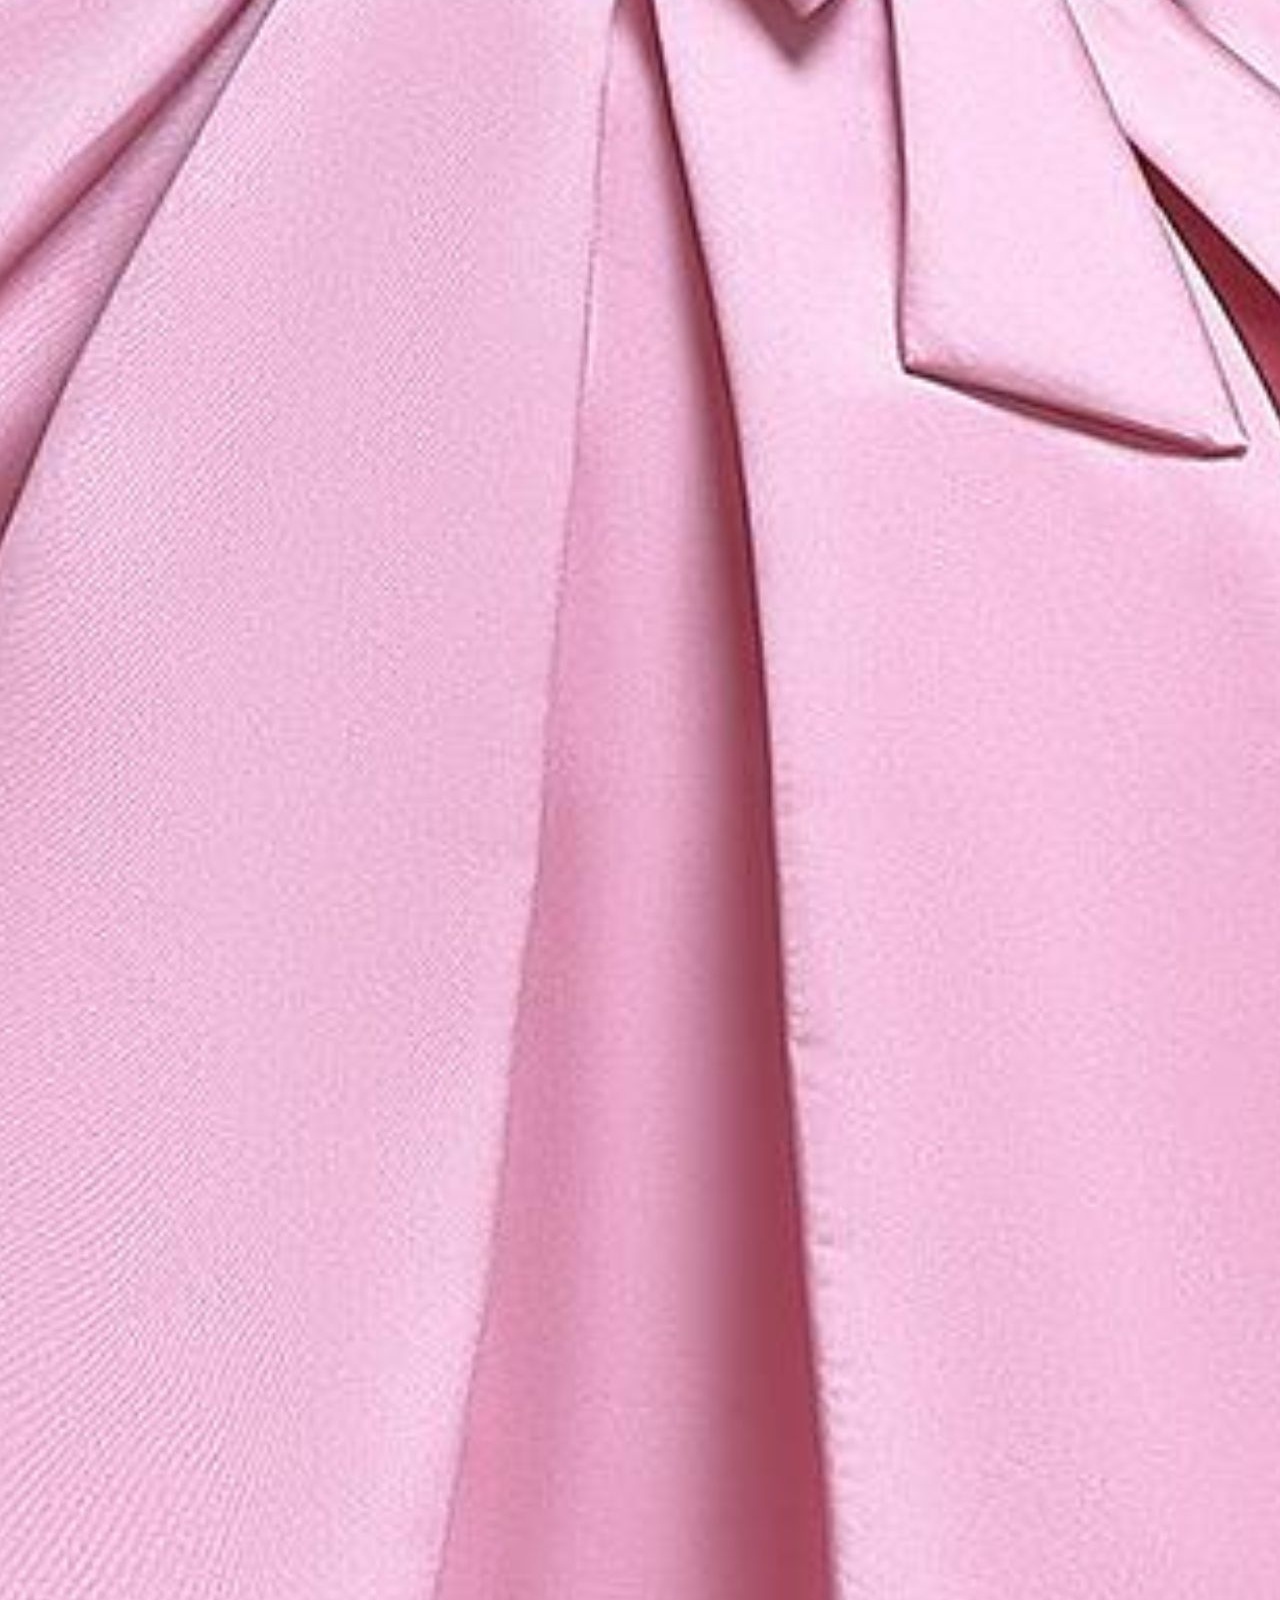
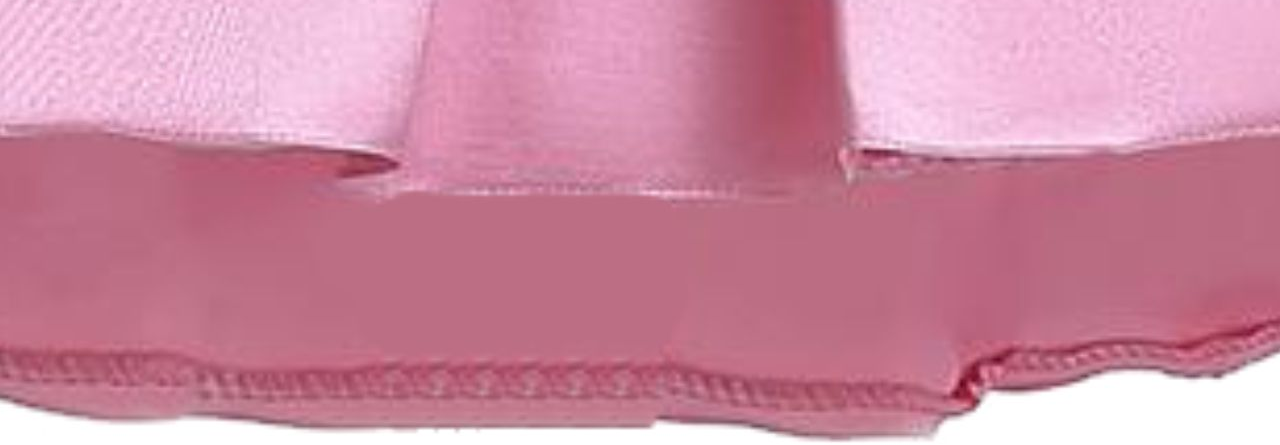
<file: Assets/index.html>
<!DOCTYPE html>
<html lang="in">

<head>
    <meta charset="UTF-8">
    <meta http-equiv="X-UA-Compatible" content="IE=edge">
    <meta name="viewport" content="width=device-width, initial-scale=1.0">
    <title>NATIV@S</title>
    <link rel='StyleSheet' href="./style.css">
</head>

<body>

    <h1>NATIV@S</h1>
    <p>
        VESTIDOS DE EXELENTE CALIDA AL POR MAYOR DETAL.
    </p>
      <img src="./REF.001.jpg"/>
        
</body>

</html>
</file>
<file: Assets/style.css>
@import url('https://fonts.googleapis.com/css?family=Muli&display=swap');
*{
    box-sizing: border-box;
    padding: 0px;
     margin: 0px;
}
body{
    font-family: 'muli',sans-serif;
    display: flex;
    flex-direction: column;
    align-items: center;
    justify-content: center;
    height: 100vh;
    
}

.tex{
    text-transform: uppercase;
}

.logo{
    width: 150px;
}

.nav-btn{
    border: none;
    cursor: pointer;
    font-size: 20px;
    background-color:transparent;
}

.open-btn{
    position: fixed;
    top: 10px;
    left: 10px;
}

.nav{
    position: fixed;
    top: 0;
    left: 0;
    height: 100vh;
    transform: translateX(-100%);
    transition: transform 0.3s ease-in-out;
}

.nav.visible{
    transform: translateX(0);
}

.nav-black{
    background-color: rgb(34,31,31);
    width: 60%;
    max-width: 480px;
    min-width: 320px;
    transition-delay: 0.4s;
    
}

.nav-black.visible{
    transition-delay: 0s;
}

.nav-red{
    background-color: rgb(229, 9, 20);
    width: 95%;
    transition-delay: 0.2s;
}

.nav-red-visible{
    transition-delay: 0.2s;
}

.nav-white{
    background-color: white;
    width: 95%;
    padding: 40%;
    position: relative;
    transition-delay: 0s;
}

.nav-white.nav.visible{
    transition-delay: 0.4s;
}

li{
    margin: 20px 0px;

}

li a{
    list-style-type: none;
    text-decoration: none;
    color: black;
    text-transform: uppercase;
}

ul{
    padding-left: 20px;
    list-style-type: none;
}

.close-btn{
    right: 30px;
    top: 20px;
    position: absolute;
}
</file>
